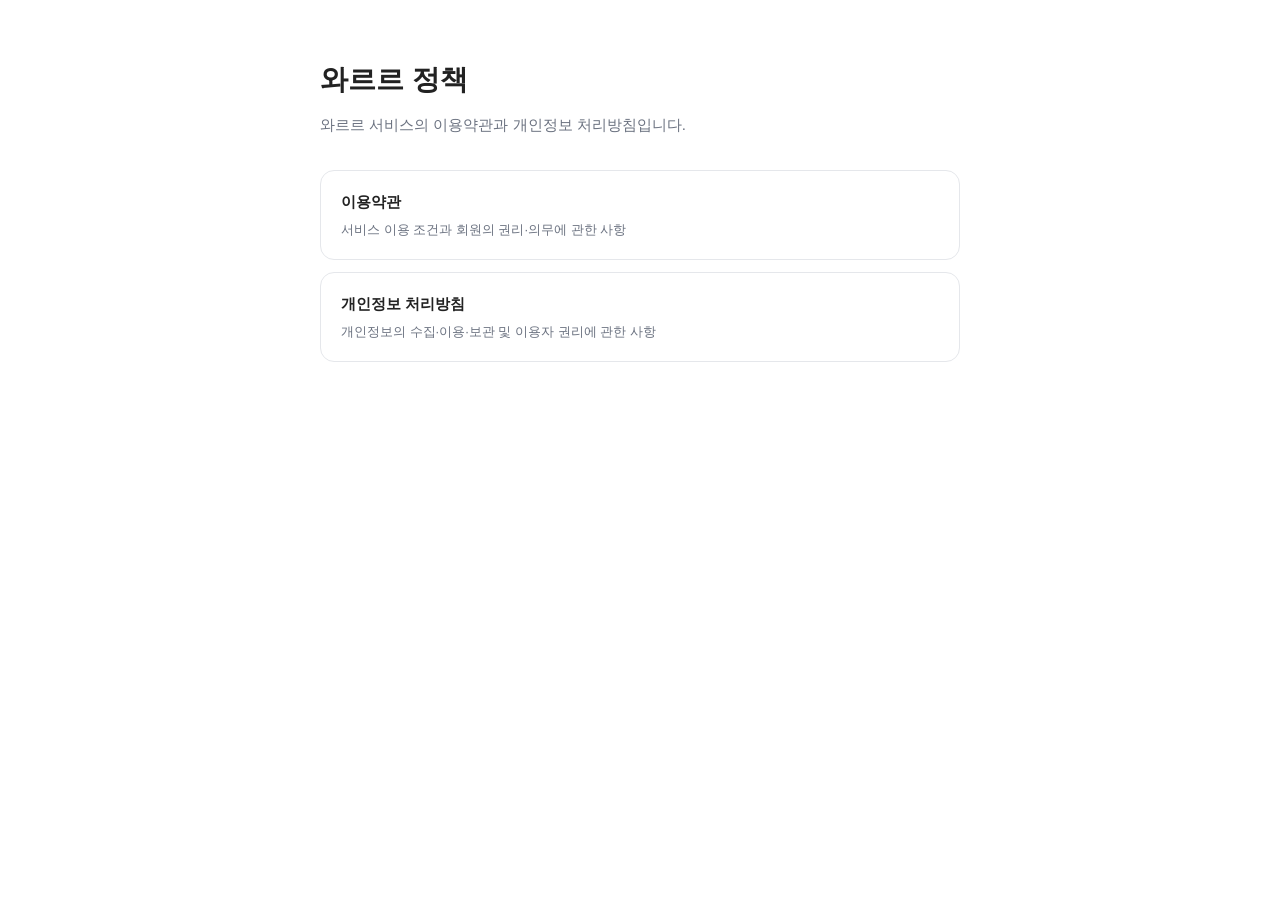
<file: index.html>
<!doctype html>
<html lang="ko">
<head>
  <meta charset="utf-8" />
  <meta name="viewport" content="width=device-width, initial-scale=1, viewport-fit=cover" />
  <meta name="theme-color" content="#ffffff" />
  <title>와르르 정책</title>
  <link rel="stylesheet" href="/assets/policy.css" />
</head>
<body>
  <main class="home">
    <h1>와르르 정책</h1>
    <p>와르르 서비스의 이용약관과 개인정보 처리방침입니다.</p>

    <nav class="home__links" aria-label="정책 문서">
      <a class="home__link" href="/terms/">
        이용약관
        <span>서비스 이용 조건과 회원의 권리·의무에 관한 사항</span>
      </a>
      <a class="home__link" href="/privacy/">
        개인정보 처리방침
        <span>개인정보의 수집·이용·보관 및 이용자 권리에 관한 사항</span>
      </a>
    </nav>
  </main>
</body>
</html>
</file>
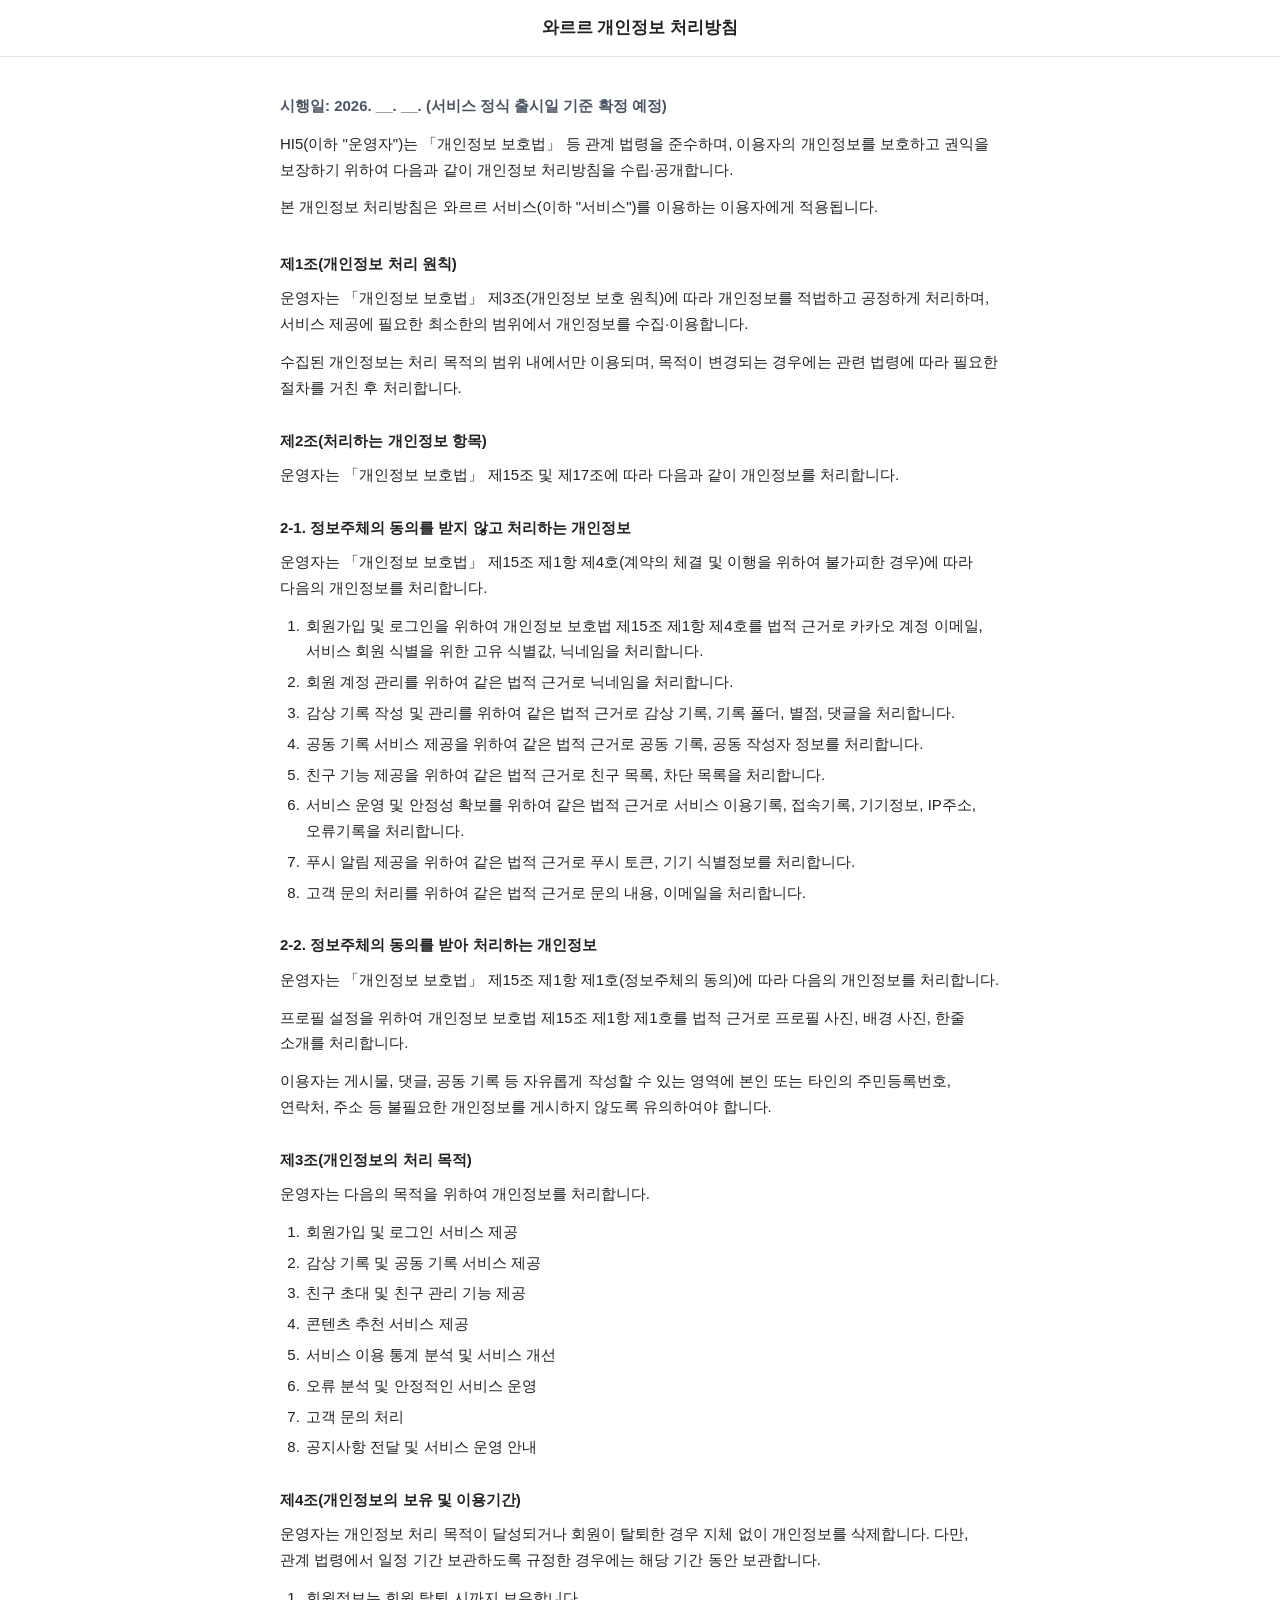
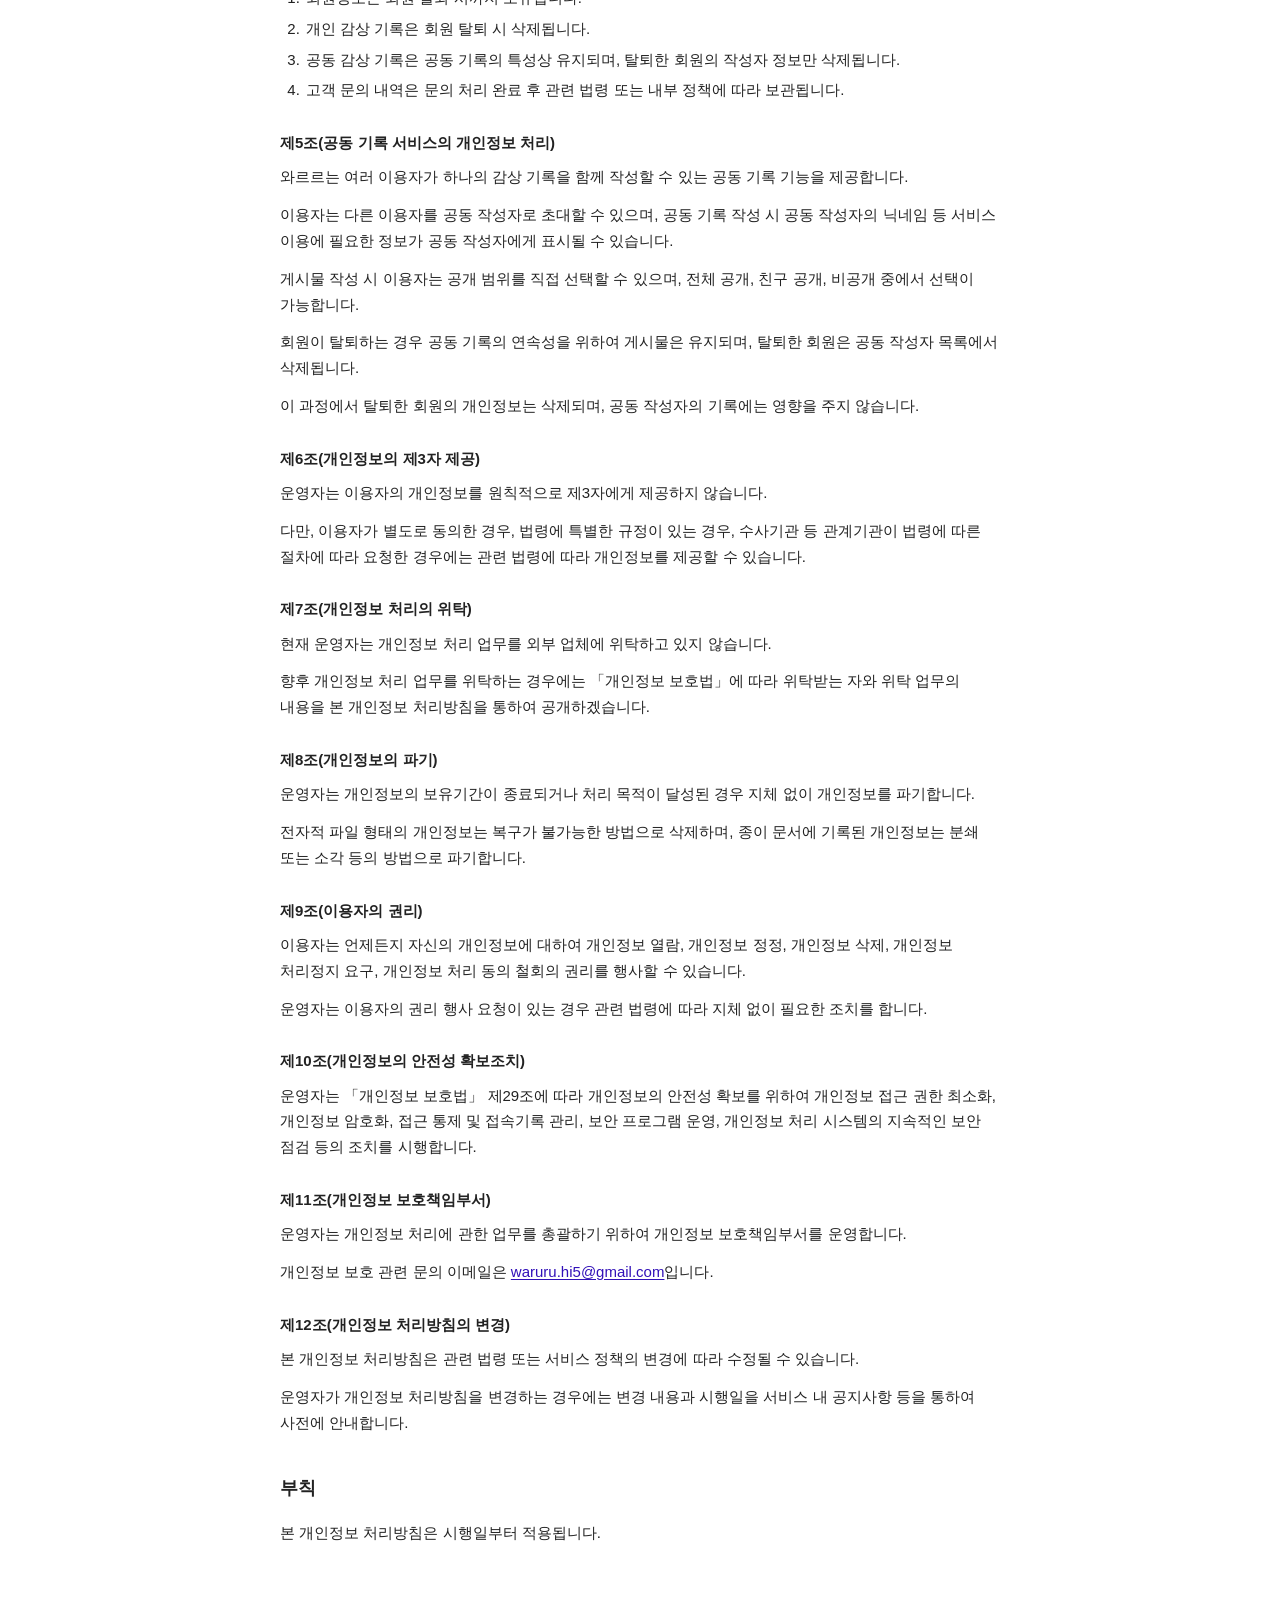
<file: privacy/index.html>
<!doctype html>
<html lang="ko">
<head>
  <meta charset="utf-8" />
  <meta name="viewport" content="width=device-width, initial-scale=1, viewport-fit=cover" />
  <meta name="theme-color" content="#ffffff" />
  <meta name="robots" content="index,follow" />
  <meta name="description" content="와르르 개인정보 처리방침" />
  <title>와르르 개인정보 처리방침</title>
  <link rel="stylesheet" href="/assets/policy.css" />
</head>
<body>
  <header class="site-header">
    <div class="site-header__inner">
      <h1 class="site-header__title">와르르 개인정보 처리방침</h1>
    </div>
  </header>

  <main class="policy">
    <p class="policy__meta">시행일: 2026. __. __. (서비스 정식 출시일 기준 확정 예정)</p>

    <div class="policy__intro">
      <p>HI5(이하 "운영자")는 「개인정보 보호법」 등 관계 법령을 준수하며, 이용자의 개인정보를 보호하고 권익을 보장하기 위하여 다음과 같이 개인정보 처리방침을 수립·공개합니다.</p>
      <p>본 개인정보 처리방침은 와르르 서비스(이하 "서비스")를 이용하는 이용자에게 적용됩니다.</p>
    </div>

    <h3>제1조(개인정보 처리 원칙)</h3>
    <p>운영자는 「개인정보 보호법」 제3조(개인정보 보호 원칙)에 따라 개인정보를 적법하고 공정하게 처리하며, 서비스 제공에 필요한 최소한의 범위에서 개인정보를 수집·이용합니다.</p>
    <p>수집된 개인정보는 처리 목적의 범위 내에서만 이용되며, 목적이 변경되는 경우에는 관련 법령에 따라 필요한 절차를 거친 후 처리합니다.</p>

    <h3>제2조(처리하는 개인정보 항목)</h3>
    <p>운영자는 「개인정보 보호법」 제15조 및 제17조에 따라 다음과 같이 개인정보를 처리합니다.</p>

    <h3>2-1. 정보주체의 동의를 받지 않고 처리하는 개인정보</h3>
    <p>운영자는 「개인정보 보호법」 제15조 제1항 제4호(계약의 체결 및 이행을 위하여 불가피한 경우)에 따라 다음의 개인정보를 처리합니다.</p>
    <ol>
      <li>회원가입 및 로그인을 위하여 개인정보 보호법 제15조 제1항 제4호를 법적 근거로 카카오 계정 이메일, 서비스 회원 식별을 위한 고유 식별값, 닉네임을 처리합니다.</li>
      <li>회원 계정 관리를 위하여 같은 법적 근거로 닉네임을 처리합니다.</li>
      <li>감상 기록 작성 및 관리를 위하여 같은 법적 근거로 감상 기록, 기록 폴더, 별점, 댓글을 처리합니다.</li>
      <li>공동 기록 서비스 제공을 위하여 같은 법적 근거로 공동 기록, 공동 작성자 정보를 처리합니다.</li>
      <li>친구 기능 제공을 위하여 같은 법적 근거로 친구 목록, 차단 목록을 처리합니다.</li>
      <li>서비스 운영 및 안정성 확보를 위하여 같은 법적 근거로 서비스 이용기록, 접속기록, 기기정보, IP주소, 오류기록을 처리합니다.</li>
      <li>푸시 알림 제공을 위하여 같은 법적 근거로 푸시 토큰, 기기 식별정보를 처리합니다.</li>
      <li>고객 문의 처리를 위하여 같은 법적 근거로 문의 내용, 이메일을 처리합니다.</li>
    </ol>

    <h3>2-2. 정보주체의 동의를 받아 처리하는 개인정보</h3>
    <p>운영자는 「개인정보 보호법」 제15조 제1항 제1호(정보주체의 동의)에 따라 다음의 개인정보를 처리합니다.</p>
    <p>프로필 설정을 위하여 개인정보 보호법 제15조 제1항 제1호를 법적 근거로 프로필 사진, 배경 사진, 한줄 소개를 처리합니다.</p>
    <p>이용자는 게시물, 댓글, 공동 기록 등 자유롭게 작성할 수 있는 영역에 본인 또는 타인의 주민등록번호, 연락처, 주소 등 불필요한 개인정보를 게시하지 않도록 유의하여야 합니다.</p>

    <h3>제3조(개인정보의 처리 목적)</h3>
    <p>운영자는 다음의 목적을 위하여 개인정보를 처리합니다.</p>
    <ol>
      <li>회원가입 및 로그인 서비스 제공</li>
      <li>감상 기록 및 공동 기록 서비스 제공</li>
      <li>친구 초대 및 친구 관리 기능 제공</li>
      <li>콘텐츠 추천 서비스 제공</li>
      <li>서비스 이용 통계 분석 및 서비스 개선</li>
      <li>오류 분석 및 안정적인 서비스 운영</li>
      <li>고객 문의 처리</li>
      <li>공지사항 전달 및 서비스 운영 안내</li>
    </ol>

    <h3>제4조(개인정보의 보유 및 이용기간)</h3>
    <p>운영자는 개인정보 처리 목적이 달성되거나 회원이 탈퇴한 경우 지체 없이 개인정보를 삭제합니다. 다만, 관계 법령에서 일정 기간 보관하도록 규정한 경우에는 해당 기간 동안 보관합니다.</p>
    <ol>
      <li>회원정보는 회원 탈퇴 시까지 보유합니다.</li>
      <li>개인 감상 기록은 회원 탈퇴 시 삭제됩니다.</li>
      <li>공동 감상 기록은 공동 기록의 특성상 유지되며, 탈퇴한 회원의 작성자 정보만 삭제됩니다.</li>
      <li>고객 문의 내역은 문의 처리 완료 후 관련 법령 또는 내부 정책에 따라 보관됩니다.</li>
    </ol>

    <h3>제5조(공동 기록 서비스의 개인정보 처리)</h3>
    <p>와르르는 여러 이용자가 하나의 감상 기록을 함께 작성할 수 있는 공동 기록 기능을 제공합니다.</p>
    <p>이용자는 다른 이용자를 공동 작성자로 초대할 수 있으며, 공동 기록 작성 시 공동 작성자의 닉네임 등 서비스 이용에 필요한 정보가 공동 작성자에게 표시될 수 있습니다.</p>
    <p>게시물 작성 시 이용자는 공개 범위를 직접 선택할 수 있으며, 전체 공개, 친구 공개, 비공개 중에서 선택이 가능합니다.</p>
    <p>회원이 탈퇴하는 경우 공동 기록의 연속성을 위하여 게시물은 유지되며, 탈퇴한 회원은 공동 작성자 목록에서 삭제됩니다.</p>
    <p>이 과정에서 탈퇴한 회원의 개인정보는 삭제되며, 공동 작성자의 기록에는 영향을 주지 않습니다.</p>

    <h3>제6조(개인정보의 제3자 제공)</h3>
    <p>운영자는 이용자의 개인정보를 원칙적으로 제3자에게 제공하지 않습니다.</p>
    <p>다만, 이용자가 별도로 동의한 경우, 법령에 특별한 규정이 있는 경우, 수사기관 등 관계기관이 법령에 따른 절차에 따라 요청한 경우에는 관련 법령에 따라 개인정보를 제공할 수 있습니다.</p>

    <h3>제7조(개인정보 처리의 위탁)</h3>
    <p>현재 운영자는 개인정보 처리 업무를 외부 업체에 위탁하고 있지 않습니다.</p>
    <p>향후 개인정보 처리 업무를 위탁하는 경우에는 「개인정보 보호법」에 따라 위탁받는 자와 위탁 업무의 내용을 본 개인정보 처리방침을 통하여 공개하겠습니다.</p>

    <h3>제8조(개인정보의 파기)</h3>
    <p>운영자는 개인정보의 보유기간이 종료되거나 처리 목적이 달성된 경우 지체 없이 개인정보를 파기합니다.</p>
    <p>전자적 파일 형태의 개인정보는 복구가 불가능한 방법으로 삭제하며, 종이 문서에 기록된 개인정보는 분쇄 또는 소각 등의 방법으로 파기합니다.</p>

    <h3>제9조(이용자의 권리)</h3>
    <p>이용자는 언제든지 자신의 개인정보에 대하여 개인정보 열람, 개인정보 정정, 개인정보 삭제, 개인정보 처리정지 요구, 개인정보 처리 동의 철회의 권리를 행사할 수 있습니다.</p>
    <p>운영자는 이용자의 권리 행사 요청이 있는 경우 관련 법령에 따라 지체 없이 필요한 조치를 합니다.</p>

    <h3>제10조(개인정보의 안전성 확보조치)</h3>
    <p>운영자는 「개인정보 보호법」 제29조에 따라 개인정보의 안전성 확보를 위하여 개인정보 접근 권한 최소화, 개인정보 암호화, 접근 통제 및 접속기록 관리, 보안 프로그램 운영, 개인정보 처리 시스템의 지속적인 보안 점검 등의 조치를 시행합니다.</p>

    <h3>제11조(개인정보 보호책임부서)</h3>
    <p>운영자는 개인정보 처리에 관한 업무를 총괄하기 위하여 개인정보 보호책임부서를 운영합니다.</p>
    <p>개인정보 보호 관련 문의 이메일은 <a href="mailto:waruru.hi5@gmail.com">waruru.hi5@gmail.com</a>입니다.</p>

    <h3>제12조(개인정보 처리방침의 변경)</h3>
    <p>본 개인정보 처리방침은 관련 법령 또는 서비스 정책의 변경에 따라 수정될 수 있습니다.</p>
    <p>운영자가 개인정보 처리방침을 변경하는 경우에는 변경 내용과 시행일을 서비스 내 공지사항 등을 통하여 사전에 안내합니다.</p>

    <h2>부칙</h2>
    <p>본 개인정보 처리방침은 시행일부터 적용됩니다.</p>
  </main>
</body>
</html>
</file>
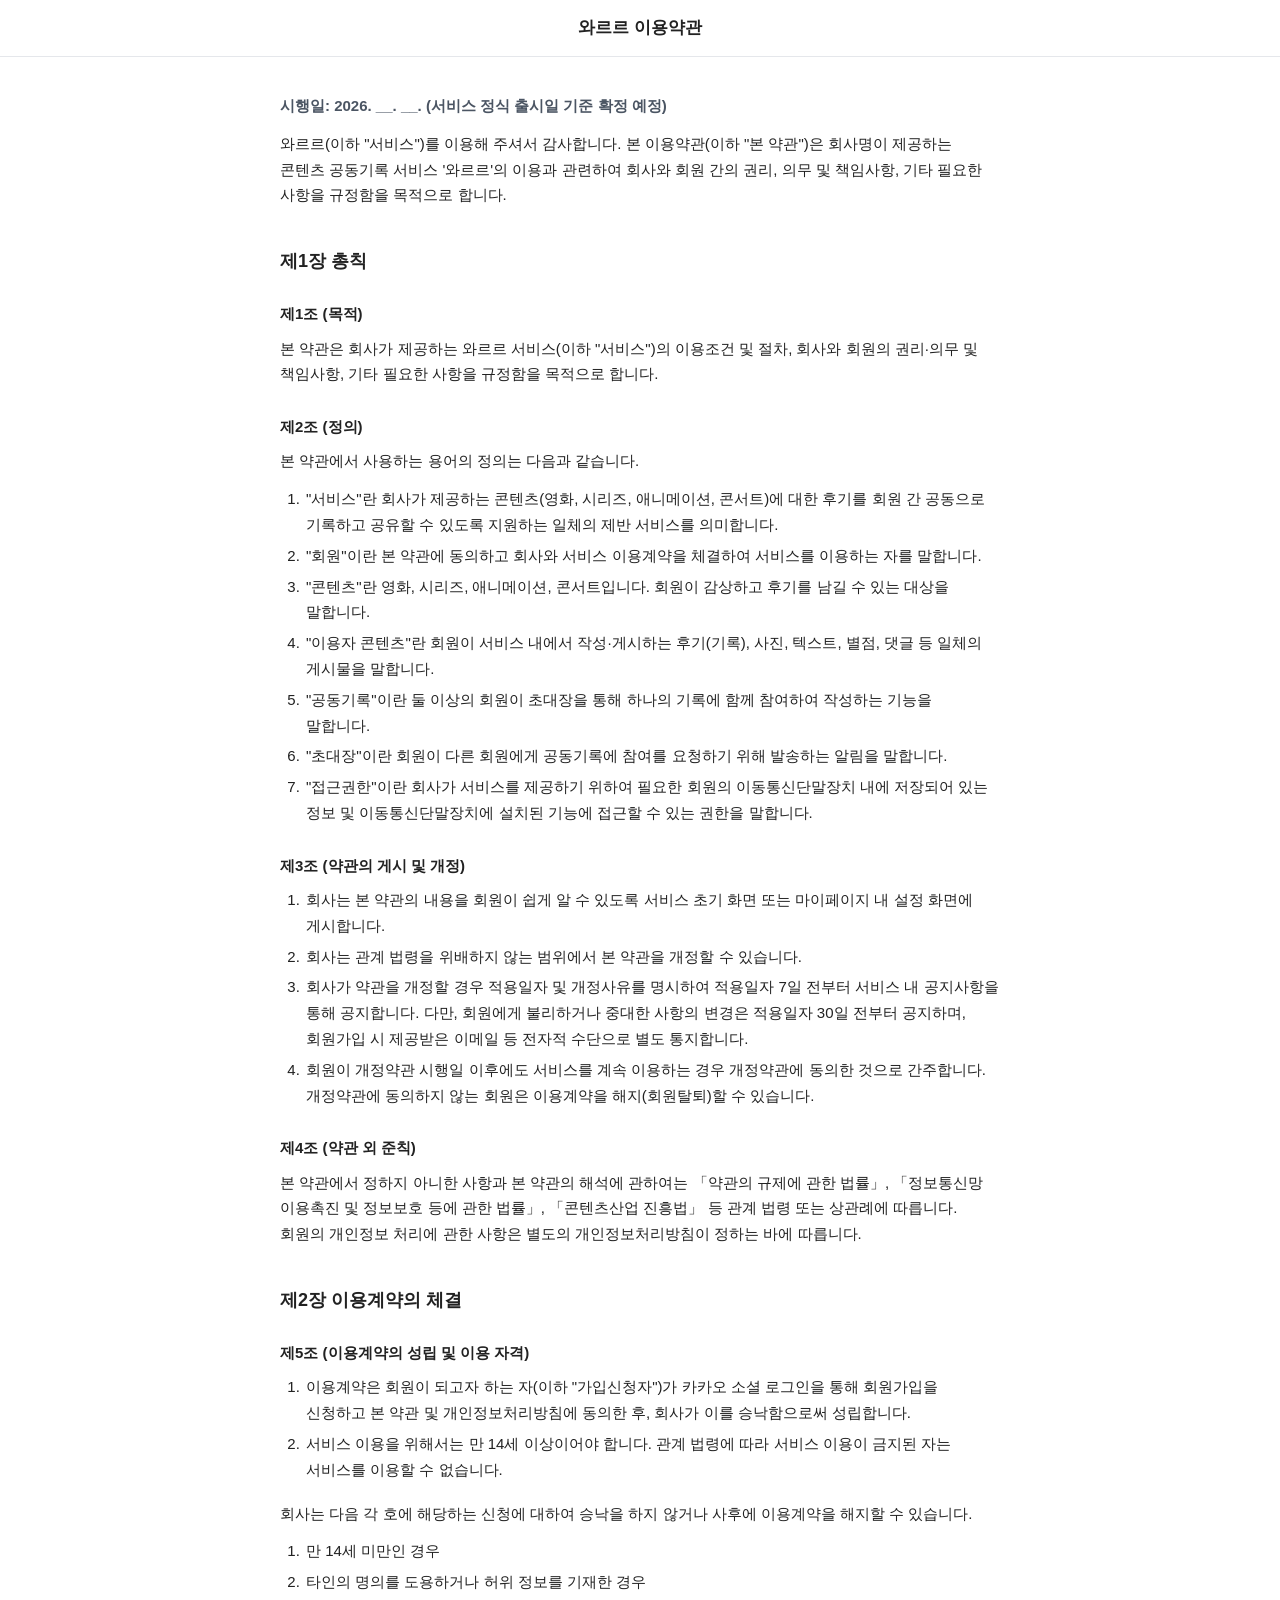
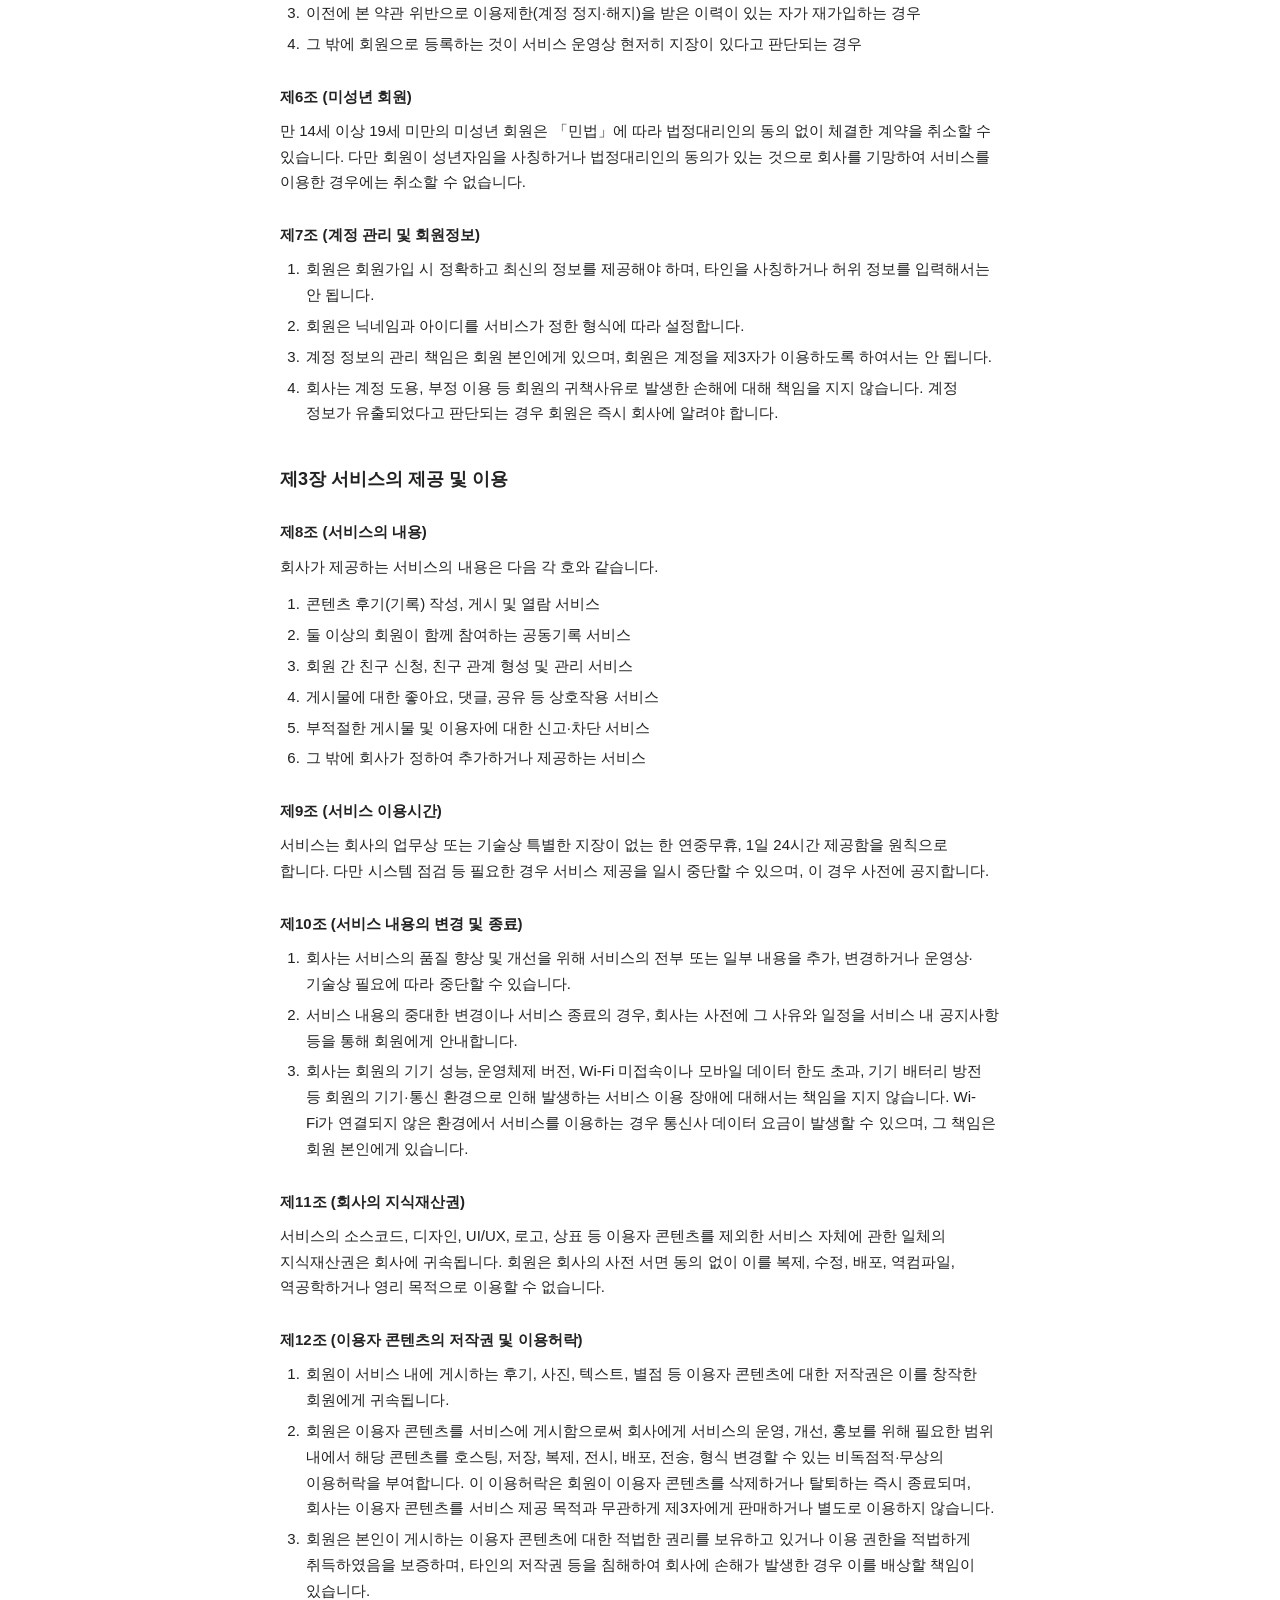
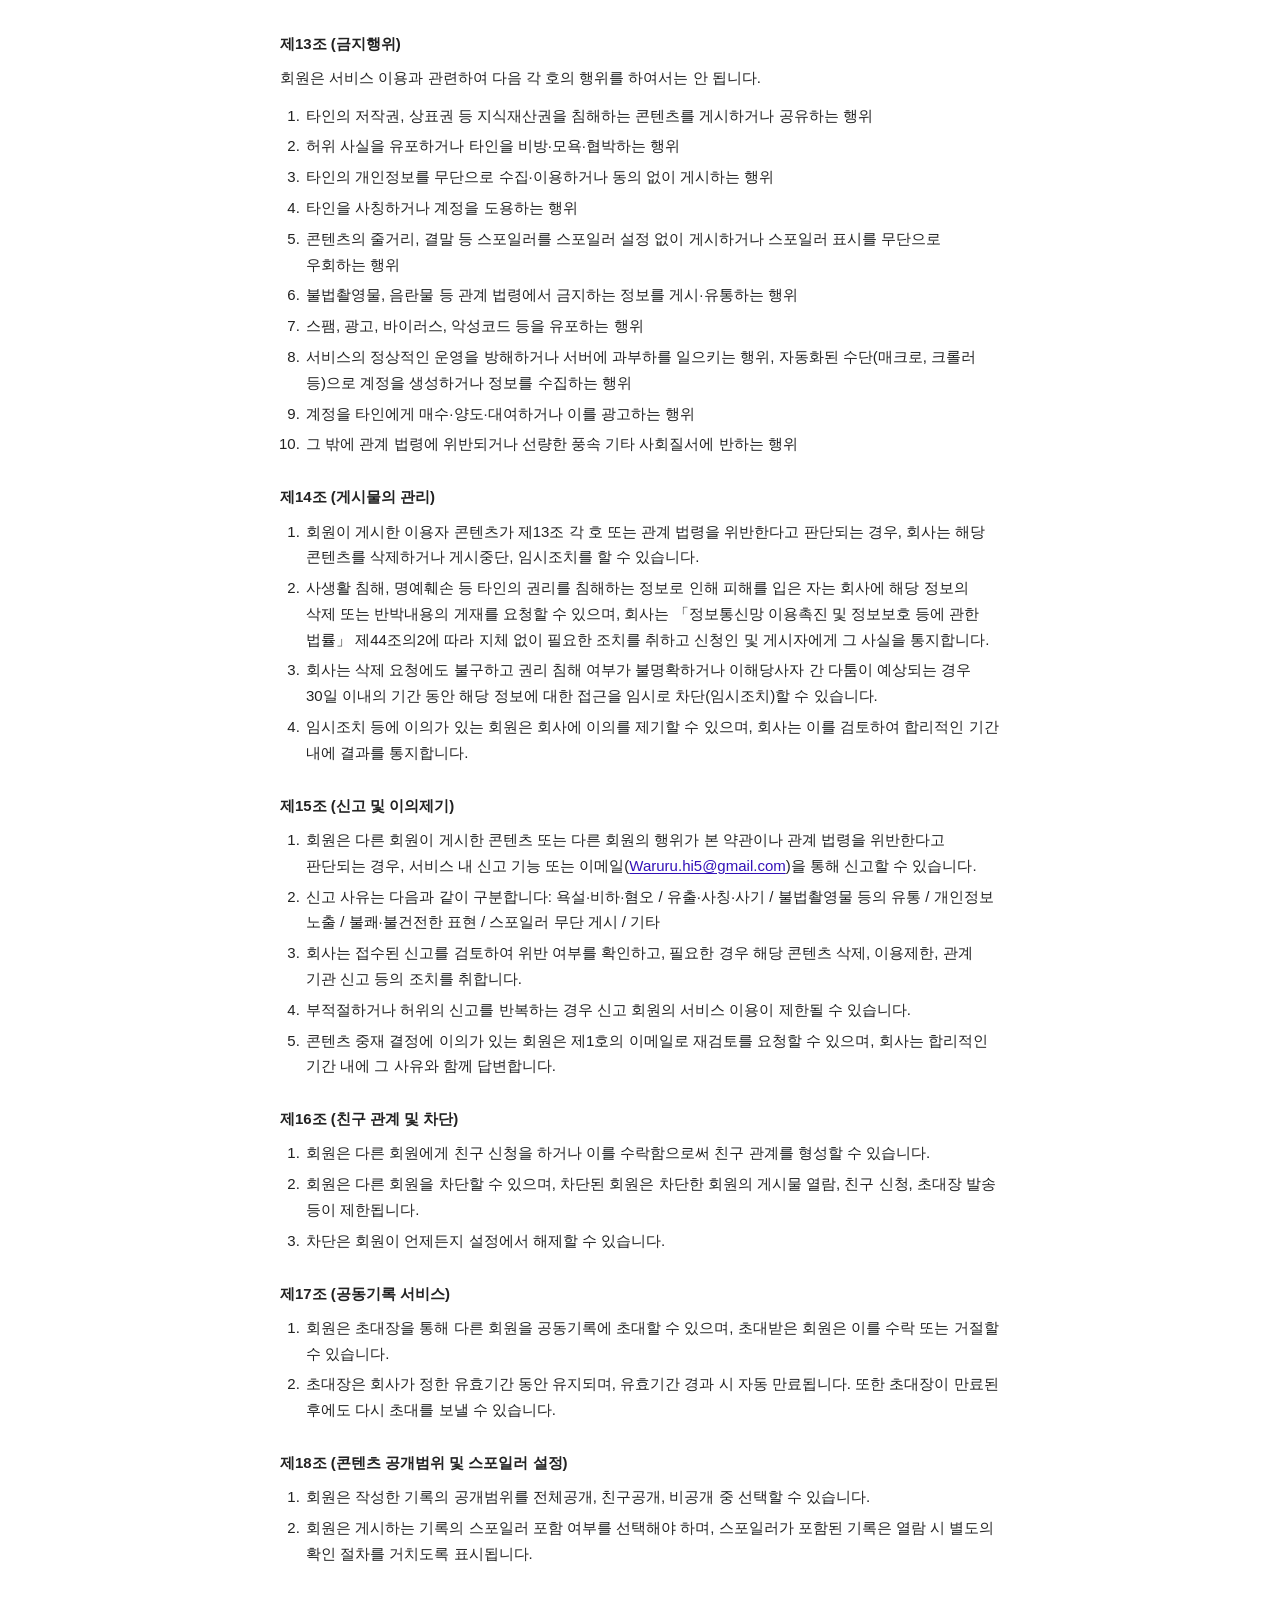
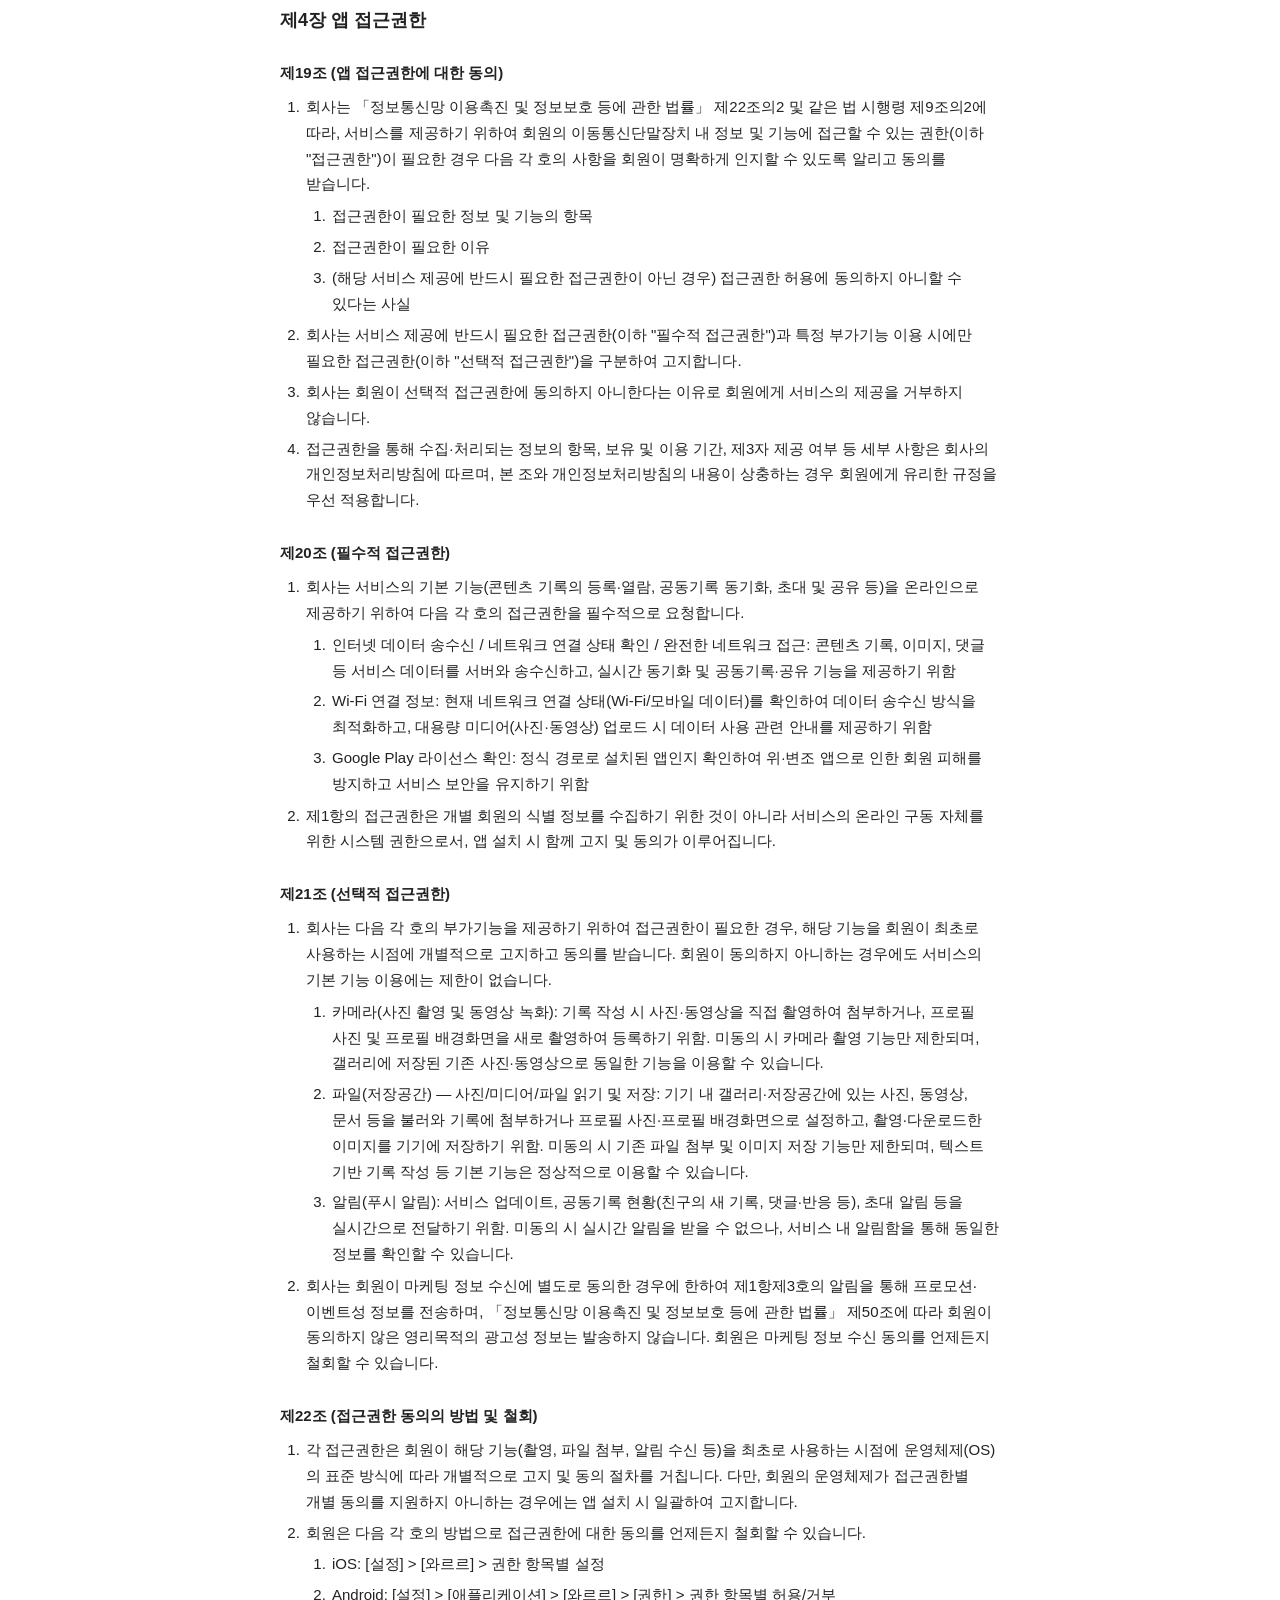
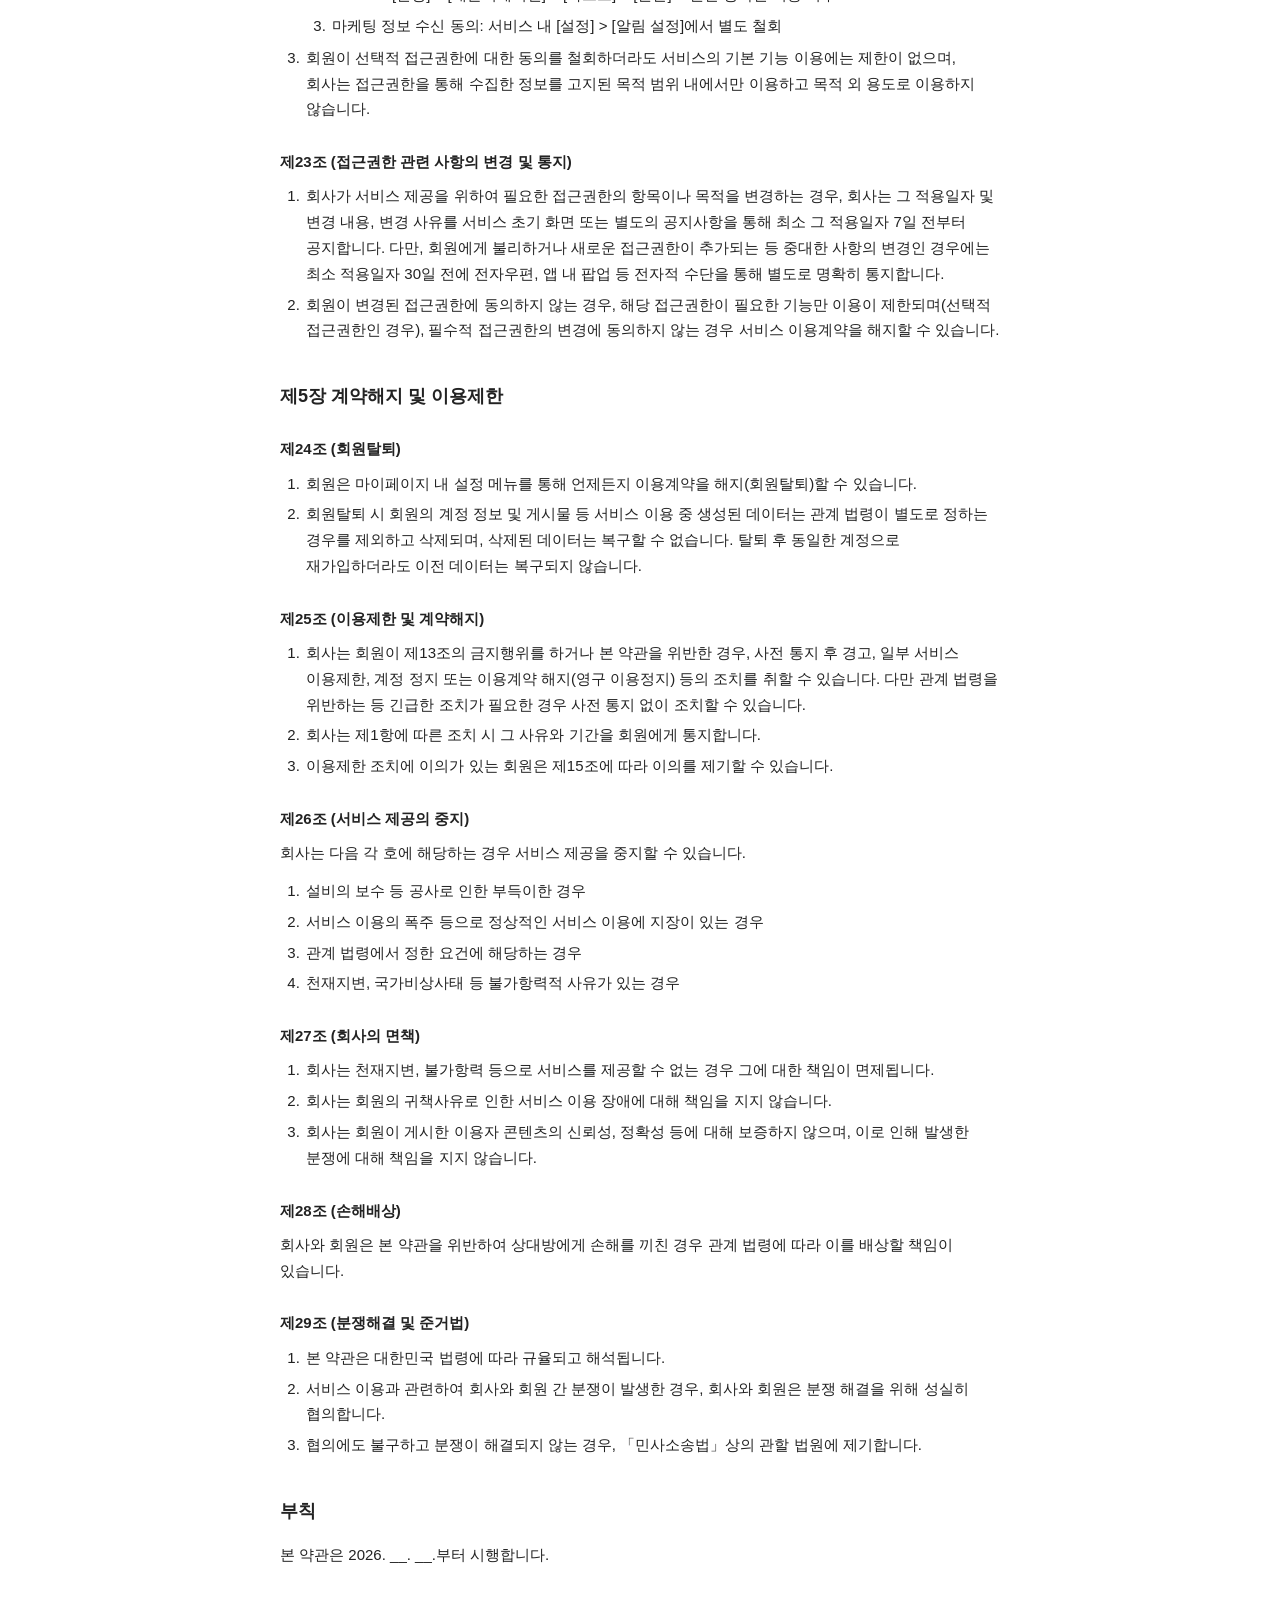
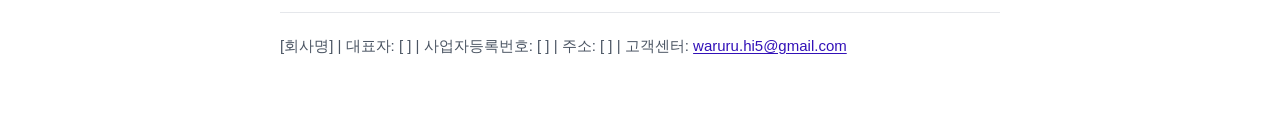
<file: terms/index.html>
<!doctype html>
<html lang="ko">
<head>
  <meta charset="utf-8" />
  <meta name="viewport" content="width=device-width, initial-scale=1, viewport-fit=cover" />
  <meta name="theme-color" content="#ffffff" />
  <meta name="robots" content="index,follow" />
  <meta name="description" content="와르르 이용약관" />
  <title>와르르 이용약관</title>
  <link rel="stylesheet" href="/assets/policy.css" />
</head>
<body>
  <header class="site-header">
    <div class="site-header__inner">
      <h1 class="site-header__title">와르르 이용약관</h1>
    </div>
  </header>

  <main class="policy">
    <p class="policy__meta">시행일: 2026. __. __. (서비스 정식 출시일 기준 확정 예정)</p>

    <div class="policy__intro">
      <p>와르르(이하 "서비스")를 이용해 주셔서 감사합니다. 본 이용약관(이하 "본 약관")은 회사명이 제공하는 콘텐츠 공동기록 서비스 '와르르'의 이용과 관련하여 회사와 회원 간의 권리, 의무 및 책임사항, 기타 필요한 사항을 규정함을 목적으로 합니다.</p>
    </div>

    <h2>제1장 총칙</h2>

    <h3>제1조 (목적)</h3>
    <p>본 약관은 회사가 제공하는 와르르 서비스(이하 "서비스")의 이용조건 및 절차, 회사와 회원의 권리·의무 및 책임사항, 기타 필요한 사항을 규정함을 목적으로 합니다.</p>

    <h3>제2조 (정의)</h3>
    <p>본 약관에서 사용하는 용어의 정의는 다음과 같습니다.</p>
    <ol>
      <li>"서비스"란 회사가 제공하는 콘텐츠(영화, 시리즈, 애니메이션, 콘서트)에 대한 후기를 회원 간 공동으로 기록하고 공유할 수 있도록 지원하는 일체의 제반 서비스를 의미합니다.</li>
      <li>"회원"이란 본 약관에 동의하고 회사와 서비스 이용계약을 체결하여 서비스를 이용하는 자를 말합니다.</li>
      <li>"콘텐츠"란 영화, 시리즈, 애니메이션, 콘서트입니다. 회원이 감상하고 후기를 남길 수 있는 대상을 말합니다.</li>
      <li>"이용자 콘텐츠"란 회원이 서비스 내에서 작성·게시하는 후기(기록), 사진, 텍스트, 별점, 댓글 등 일체의 게시물을 말합니다.</li>
      <li>"공동기록"이란 둘 이상의 회원이 초대장을 통해 하나의 기록에 함께 참여하여 작성하는 기능을 말합니다.</li>
      <li>"초대장"이란 회원이 다른 회원에게 공동기록에 참여를 요청하기 위해 발송하는 알림을 말합니다.</li>
      <li>"접근권한"이란 회사가 서비스를 제공하기 위하여 필요한 회원의 이동통신단말장치 내에 저장되어 있는 정보 및 이동통신단말장치에 설치된 기능에 접근할 수 있는 권한을 말합니다.</li>
    </ol>

    <h3>제3조 (약관의 게시 및 개정)</h3>
    <ol>
      <li>회사는 본 약관의 내용을 회원이 쉽게 알 수 있도록 서비스 초기 화면 또는 마이페이지 내 설정 화면에 게시합니다.</li>
      <li>회사는 관계 법령을 위배하지 않는 범위에서 본 약관을 개정할 수 있습니다.</li>
      <li>회사가 약관을 개정할 경우 적용일자 및 개정사유를 명시하여 적용일자 7일 전부터 서비스 내 공지사항을 통해 공지합니다. 다만, 회원에게 불리하거나 중대한 사항의 변경은 적용일자 30일 전부터 공지하며, 회원가입 시 제공받은 이메일 등 전자적 수단으로 별도 통지합니다.</li>
      <li>회원이 개정약관 시행일 이후에도 서비스를 계속 이용하는 경우 개정약관에 동의한 것으로 간주합니다. 개정약관에 동의하지 않는 회원은 이용계약을 해지(회원탈퇴)할 수 있습니다.</li>
    </ol>

    <h3>제4조 (약관 외 준칙)</h3>
    <p>본 약관에서 정하지 아니한 사항과 본 약관의 해석에 관하여는 「약관의 규제에 관한 법률」, 「정보통신망 이용촉진 및 정보보호 등에 관한 법률」, 「콘텐츠산업 진흥법」 등 관계 법령 또는 상관례에 따릅니다. 회원의 개인정보 처리에 관한 사항은 별도의 개인정보처리방침이 정하는 바에 따릅니다.</p>

    <h2>제2장 이용계약의 체결</h2>

    <h3>제5조 (이용계약의 성립 및 이용 자격)</h3>
    <ol>
      <li>이용계약은 회원이 되고자 하는 자(이하 "가입신청자")가 카카오 소셜 로그인을 통해 회원가입을 신청하고 본 약관 및 개인정보처리방침에 동의한 후, 회사가 이를 승낙함으로써 성립합니다.</li>
      <li>서비스 이용을 위해서는 만 14세 이상이어야 합니다. 관계 법령에 따라 서비스 이용이 금지된 자는 서비스를 이용할 수 없습니다.</li>
    </ol>
    <p>회사는 다음 각 호에 해당하는 신청에 대하여 승낙을 하지 않거나 사후에 이용계약을 해지할 수 있습니다.</p>
    <ol>
      <li>만 14세 미만인 경우</li>
      <li>타인의 명의를 도용하거나 허위 정보를 기재한 경우</li>
      <li>이전에 본 약관 위반으로 이용제한(계정 정지·해지)을 받은 이력이 있는 자가 재가입하는 경우</li>
      <li>그 밖에 회원으로 등록하는 것이 서비스 운영상 현저히 지장이 있다고 판단되는 경우</li>
    </ol>

    <h3>제6조 (미성년 회원)</h3>
    <p>만 14세 이상 19세 미만의 미성년 회원은 「민법」에 따라 법정대리인의 동의 없이 체결한 계약을 취소할 수 있습니다. 다만 회원이 성년자임을 사칭하거나 법정대리인의 동의가 있는 것으로 회사를 기망하여 서비스를 이용한 경우에는 취소할 수 없습니다.</p>

    <h3>제7조 (계정 관리 및 회원정보)</h3>
    <ol>
      <li>회원은 회원가입 시 정확하고 최신의 정보를 제공해야 하며, 타인을 사칭하거나 허위 정보를 입력해서는 안 됩니다.</li>
      <li>회원은 닉네임과 아이디를 서비스가 정한 형식에 따라 설정합니다.</li>
      <li>계정 정보의 관리 책임은 회원 본인에게 있으며, 회원은 계정을 제3자가 이용하도록 하여서는 안 됩니다.</li>
      <li>회사는 계정 도용, 부정 이용 등 회원의 귀책사유로 발생한 손해에 대해 책임을 지지 않습니다. 계정 정보가 유출되었다고 판단되는 경우 회원은 즉시 회사에 알려야 합니다.</li>
    </ol>

    <h2>제3장 서비스의 제공 및 이용</h2>

    <h3>제8조 (서비스의 내용)</h3>
    <p>회사가 제공하는 서비스의 내용은 다음 각 호와 같습니다.</p>
    <ol>
      <li>콘텐츠 후기(기록) 작성, 게시 및 열람 서비스</li>
      <li>둘 이상의 회원이 함께 참여하는 공동기록 서비스</li>
      <li>회원 간 친구 신청, 친구 관계 형성 및 관리 서비스</li>
      <li>게시물에 대한 좋아요, 댓글, 공유 등 상호작용 서비스</li>
      <li>부적절한 게시물 및 이용자에 대한 신고·차단 서비스</li>
      <li>그 밖에 회사가 정하여 추가하거나 제공하는 서비스</li>
    </ol>

    <h3>제9조 (서비스 이용시간)</h3>
    <p>서비스는 회사의 업무상 또는 기술상 특별한 지장이 없는 한 연중무휴, 1일 24시간 제공함을 원칙으로 합니다. 다만 시스템 점검 등 필요한 경우 서비스 제공을 일시 중단할 수 있으며, 이 경우 사전에 공지합니다.</p>

    <h3>제10조 (서비스 내용의 변경 및 종료)</h3>
    <ol>
      <li>회사는 서비스의 품질 향상 및 개선을 위해 서비스의 전부 또는 일부 내용을 추가, 변경하거나 운영상·기술상 필요에 따라 중단할 수 있습니다.</li>
      <li>서비스 내용의 중대한 변경이나 서비스 종료의 경우, 회사는 사전에 그 사유와 일정을 서비스 내 공지사항 등을 통해 회원에게 안내합니다.</li>
      <li>회사는 회원의 기기 성능, 운영체제 버전, Wi-Fi 미접속이나 모바일 데이터 한도 초과, 기기 배터리 방전 등 회원의 기기·통신 환경으로 인해 발생하는 서비스 이용 장애에 대해서는 책임을 지지 않습니다. Wi-Fi가 연결되지 않은 환경에서 서비스를 이용하는 경우 통신사 데이터 요금이 발생할 수 있으며, 그 책임은 회원 본인에게 있습니다.</li>
    </ol>

    <h3>제11조 (회사의 지식재산권)</h3>
    <p>서비스의 소스코드, 디자인, UI/UX, 로고, 상표 등 이용자 콘텐츠를 제외한 서비스 자체에 관한 일체의 지식재산권은 회사에 귀속됩니다. 회원은 회사의 사전 서면 동의 없이 이를 복제, 수정, 배포, 역컴파일, 역공학하거나 영리 목적으로 이용할 수 없습니다.</p>

    <h3>제12조 (이용자 콘텐츠의 저작권 및 이용허락)</h3>
    <ol>
      <li>회원이 서비스 내에 게시하는 후기, 사진, 텍스트, 별점 등 이용자 콘텐츠에 대한 저작권은 이를 창작한 회원에게 귀속됩니다.</li>
      <li>회원은 이용자 콘텐츠를 서비스에 게시함으로써 회사에게 서비스의 운영, 개선, 홍보를 위해 필요한 범위 내에서 해당 콘텐츠를 호스팅, 저장, 복제, 전시, 배포, 전송, 형식 변경할 수 있는 비독점적·무상의 이용허락을 부여합니다. 이 이용허락은 회원이 이용자 콘텐츠를 삭제하거나 탈퇴하는 즉시 종료되며, 회사는 이용자 콘텐츠를 서비스 제공 목적과 무관하게 제3자에게 판매하거나 별도로 이용하지 않습니다.</li>
      <li>회원은 본인이 게시하는 이용자 콘텐츠에 대한 적법한 권리를 보유하고 있거나 이용 권한을 적법하게 취득하였음을 보증하며, 타인의 저작권 등을 침해하여 회사에 손해가 발생한 경우 이를 배상할 책임이 있습니다.</li>
    </ol>

    <h3>제13조 (금지행위)</h3>
    <p>회원은 서비스 이용과 관련하여 다음 각 호의 행위를 하여서는 안 됩니다.</p>
    <ol>
      <li>타인의 저작권, 상표권 등 지식재산권을 침해하는 콘텐츠를 게시하거나 공유하는 행위</li>
      <li>허위 사실을 유포하거나 타인을 비방·모욕·협박하는 행위</li>
      <li>타인의 개인정보를 무단으로 수집·이용하거나 동의 없이 게시하는 행위</li>
      <li>타인을 사칭하거나 계정을 도용하는 행위</li>
      <li>콘텐츠의 줄거리, 결말 등 스포일러를 스포일러 설정 없이 게시하거나 스포일러 표시를 무단으로 우회하는 행위</li>
      <li>불법촬영물, 음란물 등 관계 법령에서 금지하는 정보를 게시·유통하는 행위</li>
      <li>스팸, 광고, 바이러스, 악성코드 등을 유포하는 행위</li>
      <li>서비스의 정상적인 운영을 방해하거나 서버에 과부하를 일으키는 행위, 자동화된 수단(매크로, 크롤러 등)으로 계정을 생성하거나 정보를 수집하는 행위</li>
      <li>계정을 타인에게 매수·양도·대여하거나 이를 광고하는 행위</li>
      <li>그 밖에 관계 법령에 위반되거나 선량한 풍속 기타 사회질서에 반하는 행위</li>
    </ol>

    <h3>제14조 (게시물의 관리)</h3>
    <ol>
      <li>회원이 게시한 이용자 콘텐츠가 제13조 각 호 또는 관계 법령을 위반한다고 판단되는 경우, 회사는 해당 콘텐츠를 삭제하거나 게시중단, 임시조치를 할 수 있습니다.</li>
      <li>사생활 침해, 명예훼손 등 타인의 권리를 침해하는 정보로 인해 피해를 입은 자는 회사에 해당 정보의 삭제 또는 반박내용의 게재를 요청할 수 있으며, 회사는 「정보통신망 이용촉진 및 정보보호 등에 관한 법률」 제44조의2에 따라 지체 없이 필요한 조치를 취하고 신청인 및 게시자에게 그 사실을 통지합니다.</li>
      <li>회사는 삭제 요청에도 불구하고 권리 침해 여부가 불명확하거나 이해당사자 간 다툼이 예상되는 경우 30일 이내의 기간 동안 해당 정보에 대한 접근을 임시로 차단(임시조치)할 수 있습니다.</li>
      <li>임시조치 등에 이의가 있는 회원은 회사에 이의를 제기할 수 있으며, 회사는 이를 검토하여 합리적인 기간 내에 결과를 통지합니다.</li>
    </ol>

    <h3>제15조 (신고 및 이의제기)</h3>
    <ol>
      <li>회원은 다른 회원이 게시한 콘텐츠 또는 다른 회원의 행위가 본 약관이나 관계 법령을 위반한다고 판단되는 경우, 서비스 내 신고 기능 또는 이메일(<a href="mailto:waruru.hi5@gmail.com">Waruru.hi5@gmail.com</a>)을 통해 신고할 수 있습니다.</li>
      <li>신고 사유는 다음과 같이 구분합니다: 욕설·비하·혐오 / 유출·사칭·사기 / 불법촬영물 등의 유통 / 개인정보 노출 / 불쾌·불건전한 표현 / 스포일러 무단 게시 / 기타</li>
      <li>회사는 접수된 신고를 검토하여 위반 여부를 확인하고, 필요한 경우 해당 콘텐츠 삭제, 이용제한, 관계 기관 신고 등의 조치를 취합니다.</li>
      <li>부적절하거나 허위의 신고를 반복하는 경우 신고 회원의 서비스 이용이 제한될 수 있습니다.</li>
      <li>콘텐츠 중재 결정에 이의가 있는 회원은 제1호의 이메일로 재검토를 요청할 수 있으며, 회사는 합리적인 기간 내에 그 사유와 함께 답변합니다.</li>
    </ol>

    <h3>제16조 (친구 관계 및 차단)</h3>
    <ol>
      <li>회원은 다른 회원에게 친구 신청을 하거나 이를 수락함으로써 친구 관계를 형성할 수 있습니다.</li>
      <li>회원은 다른 회원을 차단할 수 있으며, 차단된 회원은 차단한 회원의 게시물 열람, 친구 신청, 초대장 발송 등이 제한됩니다.</li>
      <li>차단은 회원이 언제든지 설정에서 해제할 수 있습니다.</li>
    </ol>

    <h3>제17조 (공동기록 서비스)</h3>
    <ol>
      <li>회원은 초대장을 통해 다른 회원을 공동기록에 초대할 수 있으며, 초대받은 회원은 이를 수락 또는 거절할 수 있습니다.</li>
      <li>초대장은 회사가 정한 유효기간 동안 유지되며, 유효기간 경과 시 자동 만료됩니다. 또한 초대장이 만료된 후에도 다시 초대를 보낼 수 있습니다.</li>
    </ol>

    <h3>제18조 (콘텐츠 공개범위 및 스포일러 설정)</h3>
    <ol>
      <li>회원은 작성한 기록의 공개범위를 전체공개, 친구공개, 비공개 중 선택할 수 있습니다.</li>
      <li>회원은 게시하는 기록의 스포일러 포함 여부를 선택해야 하며, 스포일러가 포함된 기록은 열람 시 별도의 확인 절차를 거치도록 표시됩니다.</li>
    </ol>

    <h2>제4장 앱 접근권한</h2>

    <h3>제19조 (앱 접근권한에 대한 동의)</h3>
    <ol>
      <li>회사는 「정보통신망 이용촉진 및 정보보호 등에 관한 법률」 제22조의2 및 같은 법 시행령 제9조의2에 따라, 서비스를 제공하기 위하여 회원의 이동통신단말장치 내 정보 및 기능에 접근할 수 있는 권한(이하 "접근권한")이 필요한 경우 다음 각 호의 사항을 회원이 명확하게 인지할 수 있도록 알리고 동의를 받습니다.
        <ol>
          <li>접근권한이 필요한 정보 및 기능의 항목</li>
          <li>접근권한이 필요한 이유</li>
          <li>(해당 서비스 제공에 반드시 필요한 접근권한이 아닌 경우) 접근권한 허용에 동의하지 아니할 수 있다는 사실</li>
        </ol>
      </li>
      <li>회사는 서비스 제공에 반드시 필요한 접근권한(이하 "필수적 접근권한")과 특정 부가기능 이용 시에만 필요한 접근권한(이하 "선택적 접근권한")을 구분하여 고지합니다.</li>
      <li>회사는 회원이 선택적 접근권한에 동의하지 아니한다는 이유로 회원에게 서비스의 제공을 거부하지 않습니다.</li>
      <li>접근권한을 통해 수집·처리되는 정보의 항목, 보유 및 이용 기간, 제3자 제공 여부 등 세부 사항은 회사의 개인정보처리방침에 따르며, 본 조와 개인정보처리방침의 내용이 상충하는 경우 회원에게 유리한 규정을 우선 적용합니다.</li>
    </ol>

    <h3>제20조 (필수적 접근권한)</h3>
    <ol>
      <li>회사는 서비스의 기본 기능(콘텐츠 기록의 등록·열람, 공동기록 동기화, 초대 및 공유 등)을 온라인으로 제공하기 위하여 다음 각 호의 접근권한을 필수적으로 요청합니다.
        <ol>
          <li>인터넷 데이터 송수신 / 네트워크 연결 상태 확인 / 완전한 네트워크 접근: 콘텐츠 기록, 이미지, 댓글 등 서비스 데이터를 서버와 송수신하고, 실시간 동기화 및 공동기록·공유 기능을 제공하기 위함</li>
          <li>Wi-Fi 연결 정보: 현재 네트워크 연결 상태(Wi-Fi/모바일 데이터)를 확인하여 데이터 송수신 방식을 최적화하고, 대용량 미디어(사진·동영상) 업로드 시 데이터 사용 관련 안내를 제공하기 위함</li>
          <li>Google Play 라이선스 확인: 정식 경로로 설치된 앱인지 확인하여 위·변조 앱으로 인한 회원 피해를 방지하고 서비스 보안을 유지하기 위함</li>
        </ol>
      </li>
      <li>제1항의 접근권한은 개별 회원의 식별 정보를 수집하기 위한 것이 아니라 서비스의 온라인 구동 자체를 위한 시스템 권한으로서, 앱 설치 시 함께 고지 및 동의가 이루어집니다.</li>
    </ol>

    <h3>제21조 (선택적 접근권한)</h3>
    <ol>
      <li>회사는 다음 각 호의 부가기능을 제공하기 위하여 접근권한이 필요한 경우, 해당 기능을 회원이 최초로 사용하는 시점에 개별적으로 고지하고 동의를 받습니다. 회원이 동의하지 아니하는 경우에도 서비스의 기본 기능 이용에는 제한이 없습니다.
        <ol>
          <li>카메라(사진 촬영 및 동영상 녹화): 기록 작성 시 사진·동영상을 직접 촬영하여 첨부하거나, 프로필 사진 및 프로필 배경화면을 새로 촬영하여 등록하기 위함. 미동의 시 카메라 촬영 기능만 제한되며, 갤러리에 저장된 기존 사진·동영상으로 동일한 기능을 이용할 수 있습니다.</li>
          <li>파일(저장공간) — 사진/미디어/파일 읽기 및 저장: 기기 내 갤러리·저장공간에 있는 사진, 동영상, 문서 등을 불러와 기록에 첨부하거나 프로필 사진·프로필 배경화면으로 설정하고, 촬영·다운로드한 이미지를 기기에 저장하기 위함. 미동의 시 기존 파일 첨부 및 이미지 저장 기능만 제한되며, 텍스트 기반 기록 작성 등 기본 기능은 정상적으로 이용할 수 있습니다.</li>
          <li>알림(푸시 알림): 서비스 업데이트, 공동기록 현황(친구의 새 기록, 댓글·반응 등), 초대 알림 등을 실시간으로 전달하기 위함. 미동의 시 실시간 알림을 받을 수 없으나, 서비스 내 알림함을 통해 동일한 정보를 확인할 수 있습니다.</li>
        </ol>
      </li>
      <li>회사는 회원이 마케팅 정보 수신에 별도로 동의한 경우에 한하여 제1항제3호의 알림을 통해 프로모션·이벤트성 정보를 전송하며, 「정보통신망 이용촉진 및 정보보호 등에 관한 법률」 제50조에 따라 회원이 동의하지 않은 영리목적의 광고성 정보는 발송하지 않습니다. 회원은 마케팅 정보 수신 동의를 언제든지 철회할 수 있습니다.</li>
    </ol>

    <h3>제22조 (접근권한 동의의 방법 및 철회)</h3>
    <ol>
      <li>각 접근권한은 회원이 해당 기능(촬영, 파일 첨부, 알림 수신 등)을 최초로 사용하는 시점에 운영체제(OS)의 표준 방식에 따라 개별적으로 고지 및 동의 절차를 거칩니다. 다만, 회원의 운영체제가 접근권한별 개별 동의를 지원하지 아니하는 경우에는 앱 설치 시 일괄하여 고지합니다.</li>
      <li>회원은 다음 각 호의 방법으로 접근권한에 대한 동의를 언제든지 철회할 수 있습니다.
        <ol>
          <li>iOS: [설정] &gt; [와르르] &gt; 권한 항목별 설정</li>
          <li>Android: [설정] &gt; [애플리케이션] &gt; [와르르] &gt; [권한] &gt; 권한 항목별 허용/거부</li>
          <li>마케팅 정보 수신 동의: 서비스 내 [설정] &gt; [알림 설정]에서 별도 철회</li>
        </ol>
      </li>
      <li>회원이 선택적 접근권한에 대한 동의를 철회하더라도 서비스의 기본 기능 이용에는 제한이 없으며, 회사는 접근권한을 통해 수집한 정보를 고지된 목적 범위 내에서만 이용하고 목적 외 용도로 이용하지 않습니다.</li>
    </ol>

    <h3>제23조 (접근권한 관련 사항의 변경 및 통지)</h3>
    <ol>
      <li>회사가 서비스 제공을 위하여 필요한 접근권한의 항목이나 목적을 변경하는 경우, 회사는 그 적용일자 및 변경 내용, 변경 사유를 서비스 초기 화면 또는 별도의 공지사항을 통해 최소 그 적용일자 7일 전부터 공지합니다. 다만, 회원에게 불리하거나 새로운 접근권한이 추가되는 등 중대한 사항의 변경인 경우에는 최소 적용일자 30일 전에 전자우편, 앱 내 팝업 등 전자적 수단을 통해 별도로 명확히 통지합니다.</li>
      <li>회원이 변경된 접근권한에 동의하지 않는 경우, 해당 접근권한이 필요한 기능만 이용이 제한되며(선택적 접근권한인 경우), 필수적 접근권한의 변경에 동의하지 않는 경우 서비스 이용계약을 해지할 수 있습니다.</li>
    </ol>

    <h2>제5장 계약해지 및 이용제한</h2>

    <h3>제24조 (회원탈퇴)</h3>
    <ol>
      <li>회원은 마이페이지 내 설정 메뉴를 통해 언제든지 이용계약을 해지(회원탈퇴)할 수 있습니다.</li>
      <li>회원탈퇴 시 회원의 계정 정보 및 게시물 등 서비스 이용 중 생성된 데이터는 관계 법령이 별도로 정하는 경우를 제외하고 삭제되며, 삭제된 데이터는 복구할 수 없습니다. 탈퇴 후 동일한 계정으로 재가입하더라도 이전 데이터는 복구되지 않습니다.</li>
    </ol>

    <h3>제25조 (이용제한 및 계약해지)</h3>
    <ol>
      <li>회사는 회원이 제13조의 금지행위를 하거나 본 약관을 위반한 경우, 사전 통지 후 경고, 일부 서비스 이용제한, 계정 정지 또는 이용계약 해지(영구 이용정지) 등의 조치를 취할 수 있습니다. 다만 관계 법령을 위반하는 등 긴급한 조치가 필요한 경우 사전 통지 없이 조치할 수 있습니다.</li>
      <li>회사는 제1항에 따른 조치 시 그 사유와 기간을 회원에게 통지합니다.</li>
      <li>이용제한 조치에 이의가 있는 회원은 제15조에 따라 이의를 제기할 수 있습니다.</li>
    </ol>

    <h3>제26조 (서비스 제공의 중지)</h3>
    <p>회사는 다음 각 호에 해당하는 경우 서비스 제공을 중지할 수 있습니다.</p>
    <ol>
      <li>설비의 보수 등 공사로 인한 부득이한 경우</li>
      <li>서비스 이용의 폭주 등으로 정상적인 서비스 이용에 지장이 있는 경우</li>
      <li>관계 법령에서 정한 요건에 해당하는 경우</li>
      <li>천재지변, 국가비상사태 등 불가항력적 사유가 있는 경우</li>
    </ol>

    <h3>제27조 (회사의 면책)</h3>
    <ol>
      <li>회사는 천재지변, 불가항력 등으로 서비스를 제공할 수 없는 경우 그에 대한 책임이 면제됩니다.</li>
      <li>회사는 회원의 귀책사유로 인한 서비스 이용 장애에 대해 책임을 지지 않습니다.</li>
      <li>회사는 회원이 게시한 이용자 콘텐츠의 신뢰성, 정확성 등에 대해 보증하지 않으며, 이로 인해 발생한 분쟁에 대해 책임을 지지 않습니다.</li>
    </ol>

    <h3>제28조 (손해배상)</h3>
    <p>회사와 회원은 본 약관을 위반하여 상대방에게 손해를 끼친 경우 관계 법령에 따라 이를 배상할 책임이 있습니다.</p>

    <h3>제29조 (분쟁해결 및 준거법)</h3>
    <ol>
      <li>본 약관은 대한민국 법령에 따라 규율되고 해석됩니다.</li>
      <li>서비스 이용과 관련하여 회사와 회원 간 분쟁이 발생한 경우, 회사와 회원은 분쟁 해결을 위해 성실히 협의합니다.</li>
      <li>협의에도 불구하고 분쟁이 해결되지 않는 경우, 「민사소송법」상의 관할 법원에 제기합니다.</li>
    </ol>

    <h2>부칙</h2>
    <p>본 약관은 2026. __. __.부터 시행합니다.</p>

    <div class="policy__footer">
      <p>[회사명] | 대표자: [ ] | 사업자등록번호: [ ] | 주소: [ ] | 고객센터: <a href="mailto:waruru.hi5@gmail.com">waruru.hi5@gmail.com</a></p>
    </div>
  </main>
</body>
</html>
</file>
<file: assets/policy.css>
:root {
  color-scheme: light;
  --background: #ffffff;
  --surface: #ffffff;
  --text: #222222;
  --muted: #6b7280;
  --border: #e5e7eb;
  --link: #3211b8;
  --max-width: 760px;
}

* {
  box-sizing: border-box;
}

html {
  -webkit-text-size-adjust: 100%;
  text-size-adjust: 100%;
  background: var(--background);
}

body {
  margin: 0;
  background: var(--background);
  color: var(--text);
  font-family: -apple-system, BlinkMacSystemFont, "Apple SD Gothic Neo", "Noto Sans KR", "Pretendard", "Segoe UI", sans-serif;
  font-size: 14px;
  line-height: 1.72;
  word-break: keep-all;
  overflow-wrap: break-word;
}

a {
  color: var(--link);
  text-underline-offset: 2px;
}

.site-header {
  position: sticky;
  top: 0;
  z-index: 10;
  border-bottom: 1px solid var(--border);
  background: rgba(255, 255, 255, 0.96);
  backdrop-filter: blur(10px);
  -webkit-backdrop-filter: blur(10px);
}

.site-header__inner {
  width: min(100%, var(--max-width));
  min-height: 56px;
  margin: 0 auto;
  padding: 0 20px;
  display: flex;
  align-items: center;
  justify-content: center;
}

.site-header__title {
  margin: 0;
  font-size: 17px;
  font-weight: 700;
  line-height: 1.35;
  text-align: center;
}

.policy {
  width: min(100%, var(--max-width));
  margin: 0 auto;
  padding: 24px 20px 64px;
}

.policy__meta {
  margin: 0 0 20px;
  color: #4b5563;
  font-weight: 600;
}

.policy__intro {
  margin-bottom: 32px;
}

.policy h2 {
  margin: 40px 0 18px;
  font-size: 18px;
  line-height: 1.45;
}

.policy h3 {
  margin: 28px 0 10px;
  font-size: 15px;
  line-height: 1.55;
}

.policy p {
  margin: 0 0 12px;
}

.policy ol,
.policy ul {
  margin: 8px 0 18px;
  padding-left: 1.5rem;
}

.policy li {
  margin: 5px 0;
  padding-left: 2px;
}

.policy ol ol,
.policy ul ul,
.policy ol ul,
.policy ul ol {
  margin-top: 6px;
  margin-bottom: 6px;
}

.policy strong {
  font-weight: 700;
}

.policy__footer {
  margin-top: 44px;
  padding-top: 20px;
  border-top: 1px solid var(--border);
  color: #4b5563;
}

.home {
  width: min(100%, 680px);
  margin: 0 auto;
  padding: 56px 20px;
}

.home h1 {
  margin: 0 0 8px;
  font-size: 28px;
}

.home > p {
  margin: 0 0 32px;
  color: var(--muted);
}

.home__links {
  display: grid;
  gap: 12px;
}

.home__link {
  display: block;
  padding: 18px 20px;
  border: 1px solid var(--border);
  border-radius: 14px;
  color: var(--text);
  text-decoration: none;
  font-weight: 700;
}

.home__link span {
  display: block;
  margin-top: 4px;
  color: var(--muted);
  font-size: 13px;
  font-weight: 400;
}

@media (min-width: 768px) {
  body {
    font-size: 15px;
  }

  .policy {
    padding-top: 36px;
  }
}

@media (max-width: 767px) {
  .site-header {
    display: none;
  }

  body,
  .policy,
  .policy__meta,
  .policy__intro,
  .policy h2,
  .policy h3,
  .policy p,
  .policy ol,
  .policy ul,
  .policy li,
  .policy a,
  .policy strong,
  .policy__footer {
    font-size: 10px;
  }

  body {
    line-height: 1.5;
  }

  .policy {
    padding: 12px 20px 40px;
  }

  .policy__meta {
    margin: 0 0 8px;
  }

  .policy__intro {
    margin: 0 0 14px;
  }

  .policy h2 {
    margin: 18px 0 6px;
    line-height: 1.5;
  }

  .policy h3 {
    margin: 14px 0 5px;
    line-height: 1.5;
  }

  .policy p {
    margin: 0 0 6px;
  }

  .policy ol,
  .policy ul {
    margin: 4px 0 8px;
    padding-left: 1.3rem;
  }

  .policy li {
    margin: 2px 0;
    padding-left: 1px;
  }

  .policy ol ol,
  .policy ul ul,
  .policy ol ul,
  .policy ul ol {
    margin-top: 3px;
    margin-bottom: 3px;
  }

  .policy__footer {
    margin-top: 20px;
    padding-top: 10px;
  }
}
</file>
